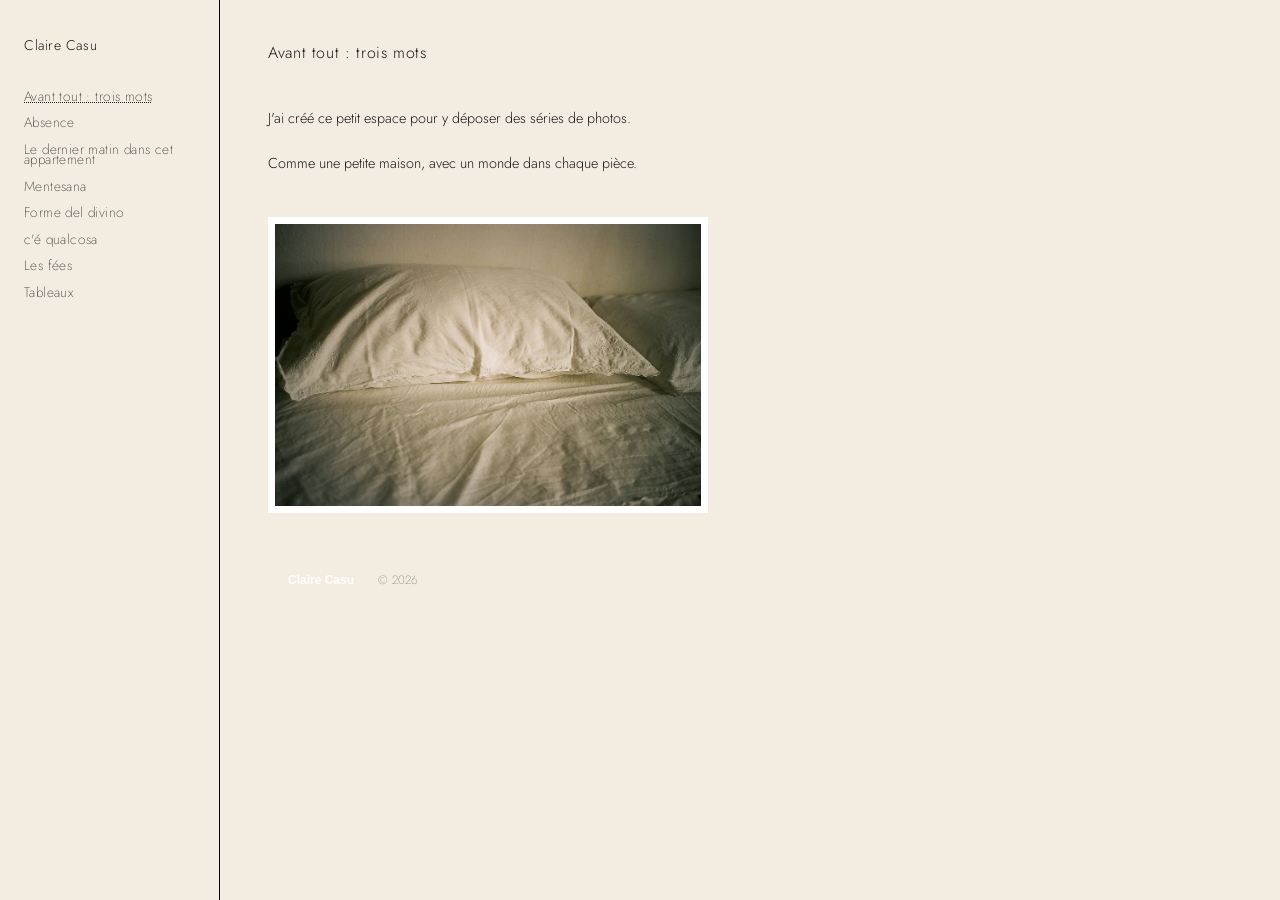
<file: index.html>
<!DOCTYPE html>
<html lang="fr">
<head>
<meta charset="UTF-8">
<meta name="viewport" content="width=device-width, initial-scale=1">
<title>Claire Casu — Avant tout : trois mots</title>
<link rel="preconnect" href="https://fonts.googleapis.com">
<link rel="preconnect" href="https://fonts.gstatic.com" crossorigin>
<link href="https://fonts.googleapis.com/css2?family=Jost:wght@200;300;400&display=swap" rel="stylesheet">
<link rel="stylesheet" href="style.css">
</head>
<body>

<aside class="sidebar">
    <h1 class="site-title">Claire Casu</h1>
    <nav>
        <ul>
            
            <li><a href="index.html" class="active">Avant tout : trois mots</a></li>
            
            <li><a href="page2.html" class="">Absence</a></li>
            
            <li><a href="page3.html" class="">Le dernier matin dans cet appartement</a></li>
            
            <li><a href="page4.html" class="">Mentesana</a></li>
            
            <li><a href="page5.html" class="">Forme del divino</a></li>
            
            <li><a href="page6.html" class="">c'é qualcosa</a></li>
            
            <li><a href="page7.html" class="">Les fées</a></li>
            
            <li><a href="page8.html" class="">Tableaux</a></li>
            
        </ul>
    </nav>
</aside>

<div class="content">
    <h2 class="page-title">Avant tout : trois mots</h2>

    
    <div class="page-text">
        
        <p>J'ai créé ce petit espace pour y déposer des séries de photos.</p>
        
        <p>Comme une petite maison, avec un monde dans chaque pièce.</p>
        
    </div>
    

    <div class="stack grid-2">
        
        <figure class="photo">
            <img src="images/page1_000009030017.jpg" alt="000009030017">
        </figure>
        
    </div>

    <footer><a href="https://instagram.com/clairecasu" target="_blank" rel="noopener noreferrer" class="btn-instagram">
  Claire Casu
</a> &copy; 2026</footer>
</div>

</body>
</html>
</file>
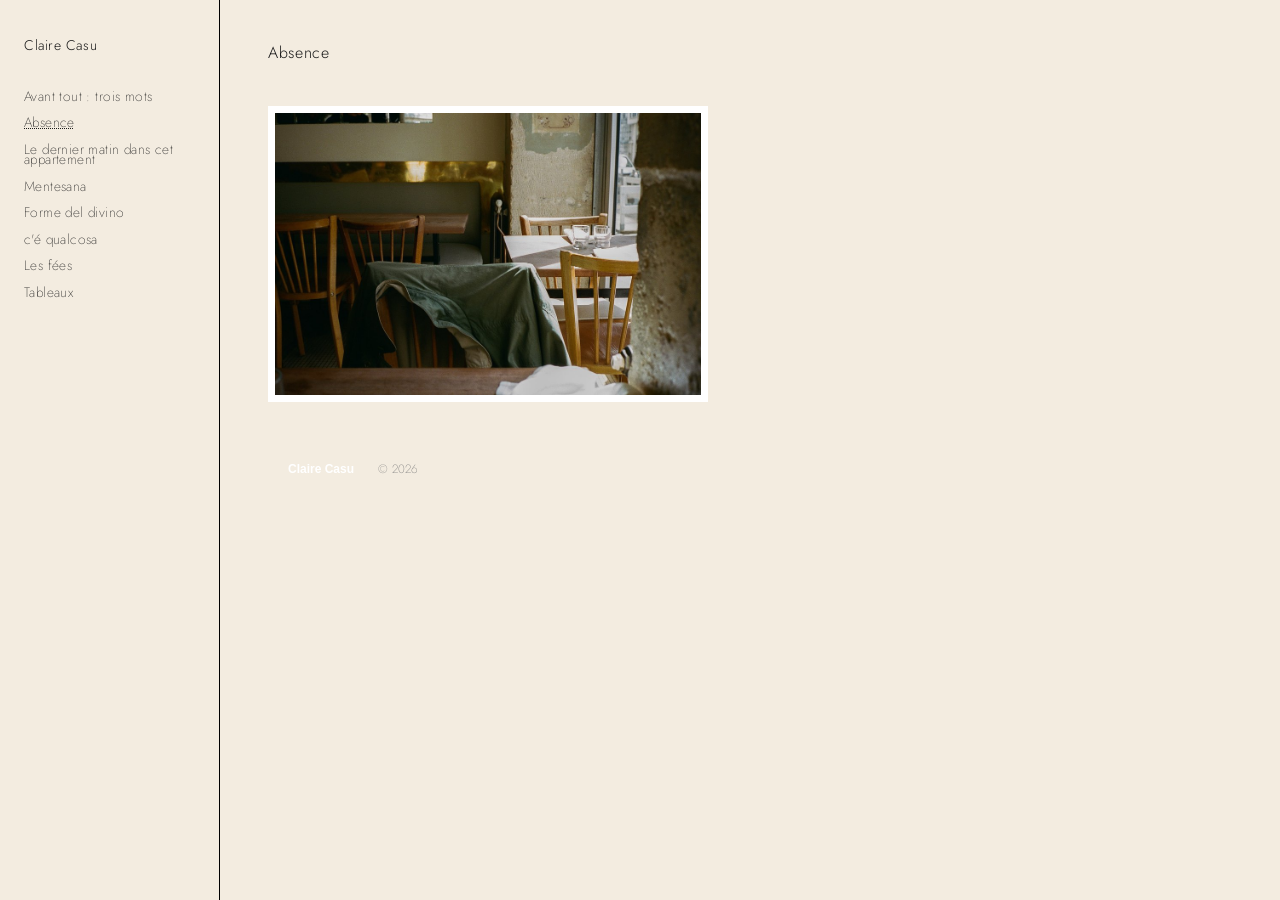
<file: page2.html>
<!DOCTYPE html>
<html lang="fr">
<head>
<meta charset="UTF-8">
<meta name="viewport" content="width=device-width, initial-scale=1">
<title>Claire Casu — Absence</title>
<link rel="preconnect" href="https://fonts.googleapis.com">
<link rel="preconnect" href="https://fonts.gstatic.com" crossorigin>
<link href="https://fonts.googleapis.com/css2?family=Jost:wght@200;300;400&display=swap" rel="stylesheet">
<link rel="stylesheet" href="style.css">
</head>
<body>

<aside class="sidebar">
    <h1 class="site-title">Claire Casu</h1>
    <nav>
        <ul>
            
            <li><a href="index.html" class="">Avant tout : trois mots</a></li>
            
            <li><a href="page2.html" class="active">Absence</a></li>
            
            <li><a href="page3.html" class="">Le dernier matin dans cet appartement</a></li>
            
            <li><a href="page4.html" class="">Mentesana</a></li>
            
            <li><a href="page5.html" class="">Forme del divino</a></li>
            
            <li><a href="page6.html" class="">c'é qualcosa</a></li>
            
            <li><a href="page7.html" class="">Les fées</a></li>
            
            <li><a href="page8.html" class="">Tableaux</a></li>
            
        </ul>
    </nav>
</aside>

<div class="content">
    <h2 class="page-title">Absence</h2>

    

    <div class="stack grid-2">
        
        <figure class="photo">
            <img src="images/page2_000001750012.jpg" alt="000001750012">
        </figure>
        
    </div>

    <footer><a href="https://instagram.com/clairecasu" target="_blank" rel="noopener noreferrer" class="btn-instagram">
  Claire Casu
</a> &copy; 2026</footer>
</div>

</body>
</html>
</file>
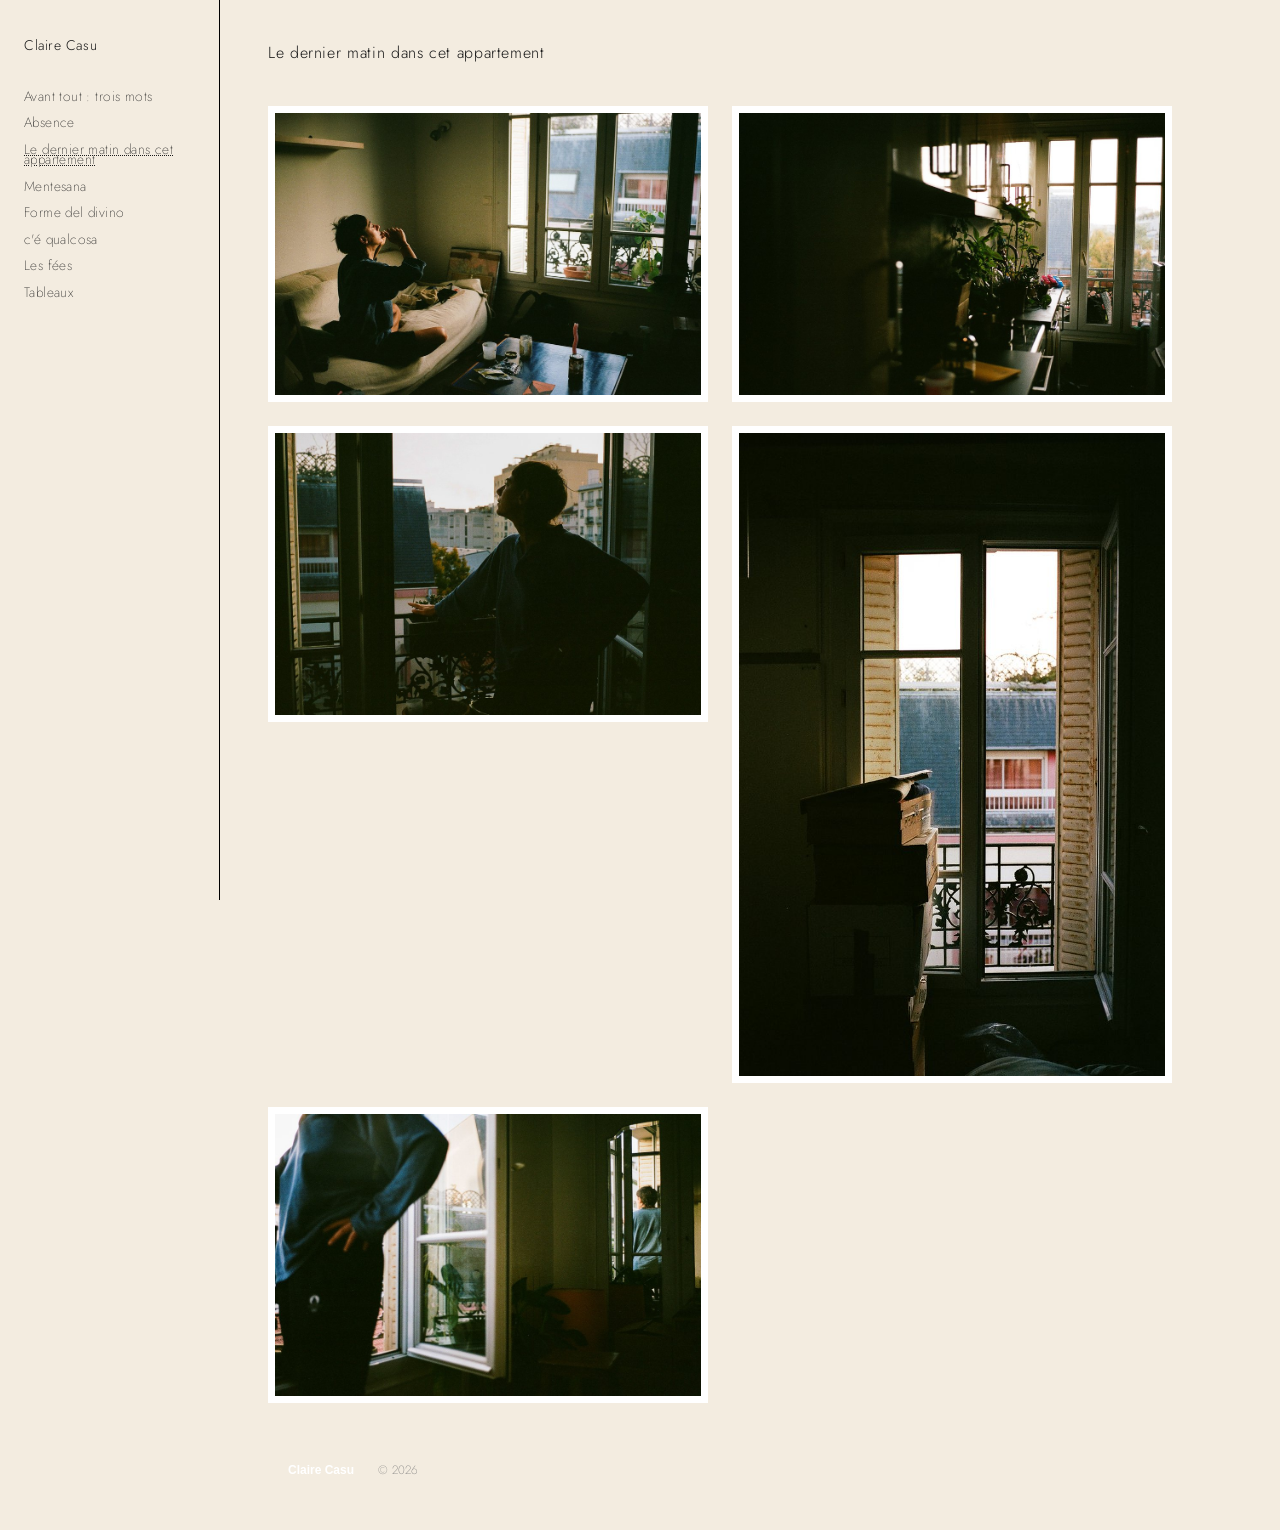
<file: page3.html>
<!DOCTYPE html>
<html lang="fr">
<head>
<meta charset="UTF-8">
<meta name="viewport" content="width=device-width, initial-scale=1">
<title>Claire Casu — Le dernier matin dans cet appartement</title>
<link rel="preconnect" href="https://fonts.googleapis.com">
<link rel="preconnect" href="https://fonts.gstatic.com" crossorigin>
<link href="https://fonts.googleapis.com/css2?family=Jost:wght@200;300;400&display=swap" rel="stylesheet">
<link rel="stylesheet" href="style.css">
</head>
<body>

<aside class="sidebar">
    <h1 class="site-title">Claire Casu</h1>
    <nav>
        <ul>
            
            <li><a href="index.html" class="">Avant tout : trois mots</a></li>
            
            <li><a href="page2.html" class="">Absence</a></li>
            
            <li><a href="page3.html" class="active">Le dernier matin dans cet appartement</a></li>
            
            <li><a href="page4.html" class="">Mentesana</a></li>
            
            <li><a href="page5.html" class="">Forme del divino</a></li>
            
            <li><a href="page6.html" class="">c'é qualcosa</a></li>
            
            <li><a href="page7.html" class="">Les fées</a></li>
            
            <li><a href="page8.html" class="">Tableaux</a></li>
            
        </ul>
    </nav>
</aside>

<div class="content">
    <h2 class="page-title">Le dernier matin dans cet appartement</h2>

    

    <div class="stack grid-2">
        
        <figure class="photo">
            <img src="images/page3_1.jpg" alt="1">
        </figure>
        
        <figure class="photo">
            <img src="images/page3_2.jpg" alt="2">
        </figure>
        
        <figure class="photo">
            <img src="images/page3_3.jpg" alt="3">
        </figure>
        
        <figure class="photo">
            <img src="images/page3_4.jpg" alt="4">
        </figure>
        
        <figure class="photo">
            <img src="images/page3_5.jpg" alt="5">
        </figure>
        
    </div>

    <footer><a href="https://instagram.com/clairecasu" target="_blank" rel="noopener noreferrer" class="btn-instagram">
  Claire Casu
</a> &copy; 2026</footer>
</div>

</body>
</html>
</file>
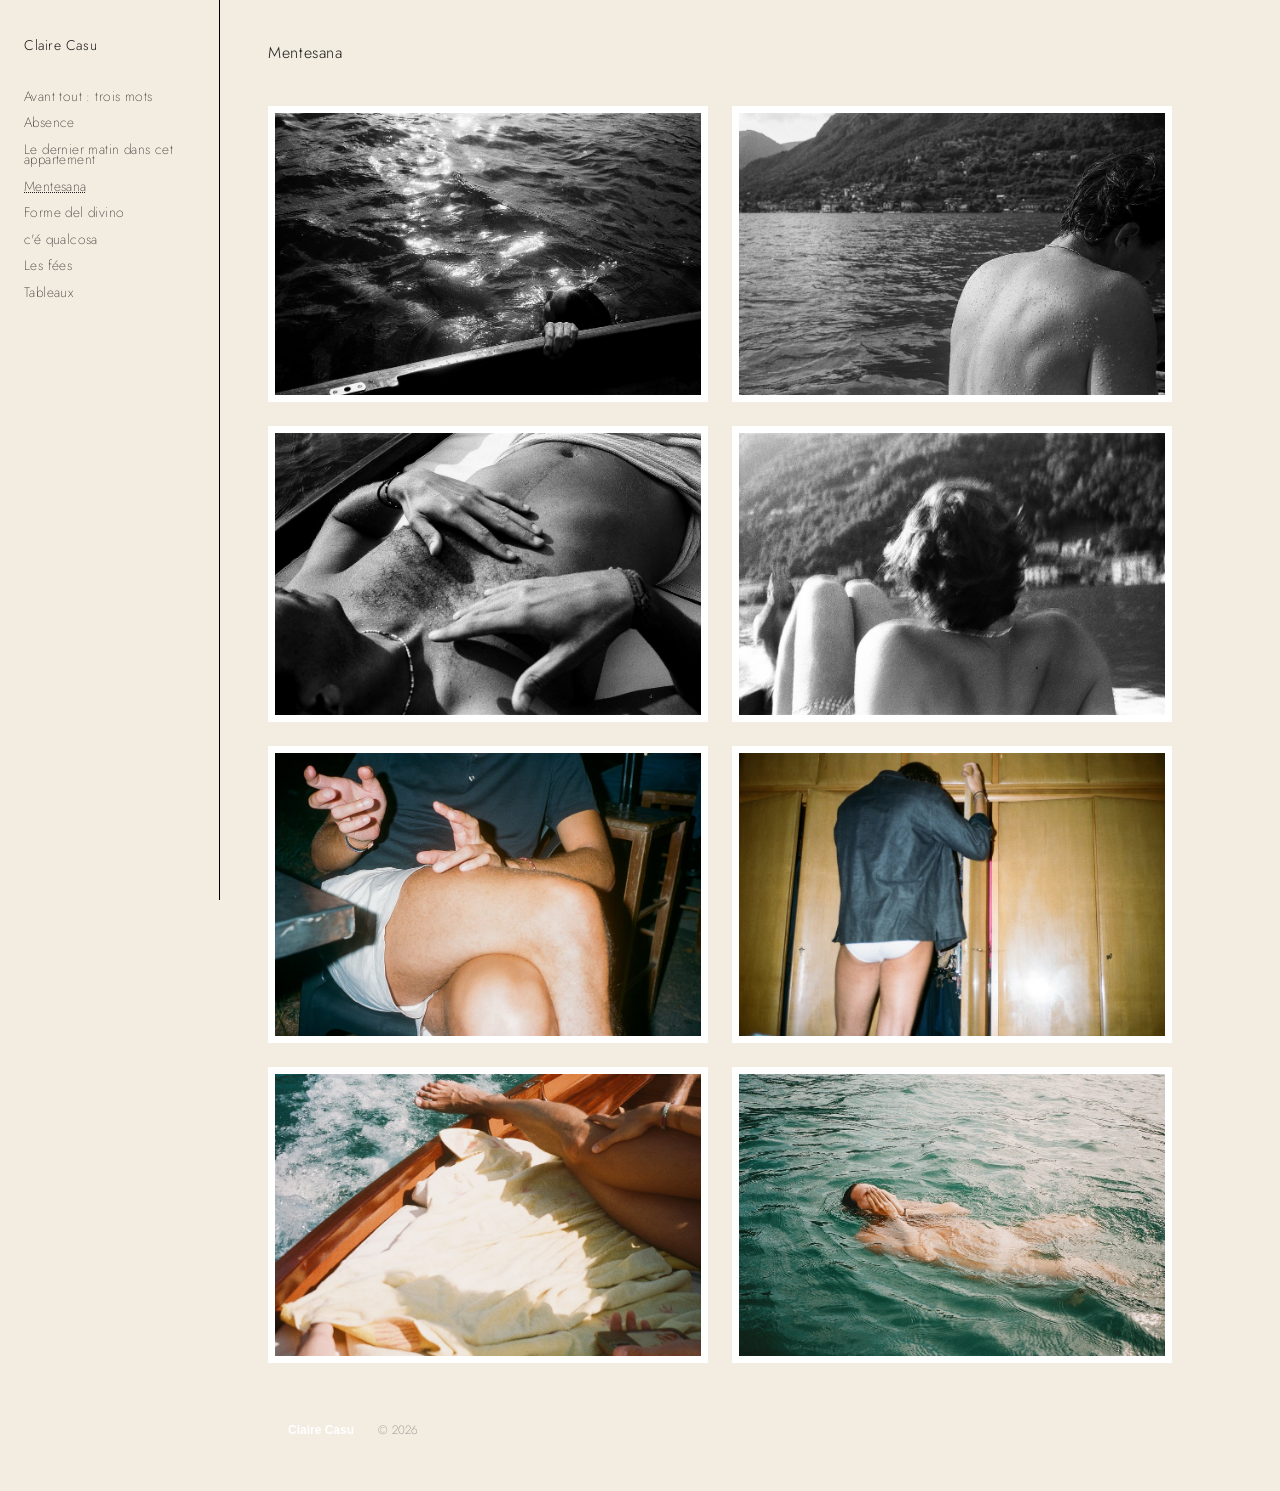
<file: page4.html>
<!DOCTYPE html>
<html lang="fr">
<head>
<meta charset="UTF-8">
<meta name="viewport" content="width=device-width, initial-scale=1">
<title>Claire Casu — Mentesana</title>
<link rel="preconnect" href="https://fonts.googleapis.com">
<link rel="preconnect" href="https://fonts.gstatic.com" crossorigin>
<link href="https://fonts.googleapis.com/css2?family=Jost:wght@200;300;400&display=swap" rel="stylesheet">
<link rel="stylesheet" href="style.css">
</head>
<body>

<aside class="sidebar">
    <h1 class="site-title">Claire Casu</h1>
    <nav>
        <ul>
            
            <li><a href="index.html" class="">Avant tout : trois mots</a></li>
            
            <li><a href="page2.html" class="">Absence</a></li>
            
            <li><a href="page3.html" class="">Le dernier matin dans cet appartement</a></li>
            
            <li><a href="page4.html" class="active">Mentesana</a></li>
            
            <li><a href="page5.html" class="">Forme del divino</a></li>
            
            <li><a href="page6.html" class="">c'é qualcosa</a></li>
            
            <li><a href="page7.html" class="">Les fées</a></li>
            
            <li><a href="page8.html" class="">Tableaux</a></li>
            
        </ul>
    </nav>
</aside>

<div class="content">
    <h2 class="page-title">Mentesana</h2>

    

    <div class="stack grid-2">
        
        <figure class="photo">
            <img src="images/page4_000000010001.jpg" alt="000000010001">
        </figure>
        
        <figure class="photo">
            <img src="images/page4_000000010013.jpg" alt="000000010013">
        </figure>
        
        <figure class="photo">
            <img src="images/page4_000000010014.jpg" alt="000000010014">
        </figure>
        
        <figure class="photo">
            <img src="images/page4_000000010022.jpg" alt="000000010022">
        </figure>
        
        <figure class="photo">
            <img src="images/page4_000000030022.jpg" alt="000000030022">
        </figure>
        
        <figure class="photo">
            <img src="images/page4_000000030029.jpg" alt="000000030029">
        </figure>
        
        <figure class="photo">
            <img src="images/page4_000000060023.jpg" alt="000000060023">
        </figure>
        
        <figure class="photo">
            <img src="images/page4_000000120012.jpg" alt="000000120012">
        </figure>
        
    </div>

    <footer><a href="https://instagram.com/clairecasu" target="_blank" rel="noopener noreferrer" class="btn-instagram">
  Claire Casu
</a> &copy; 2026</footer>
</div>

</body>
</html>
</file>
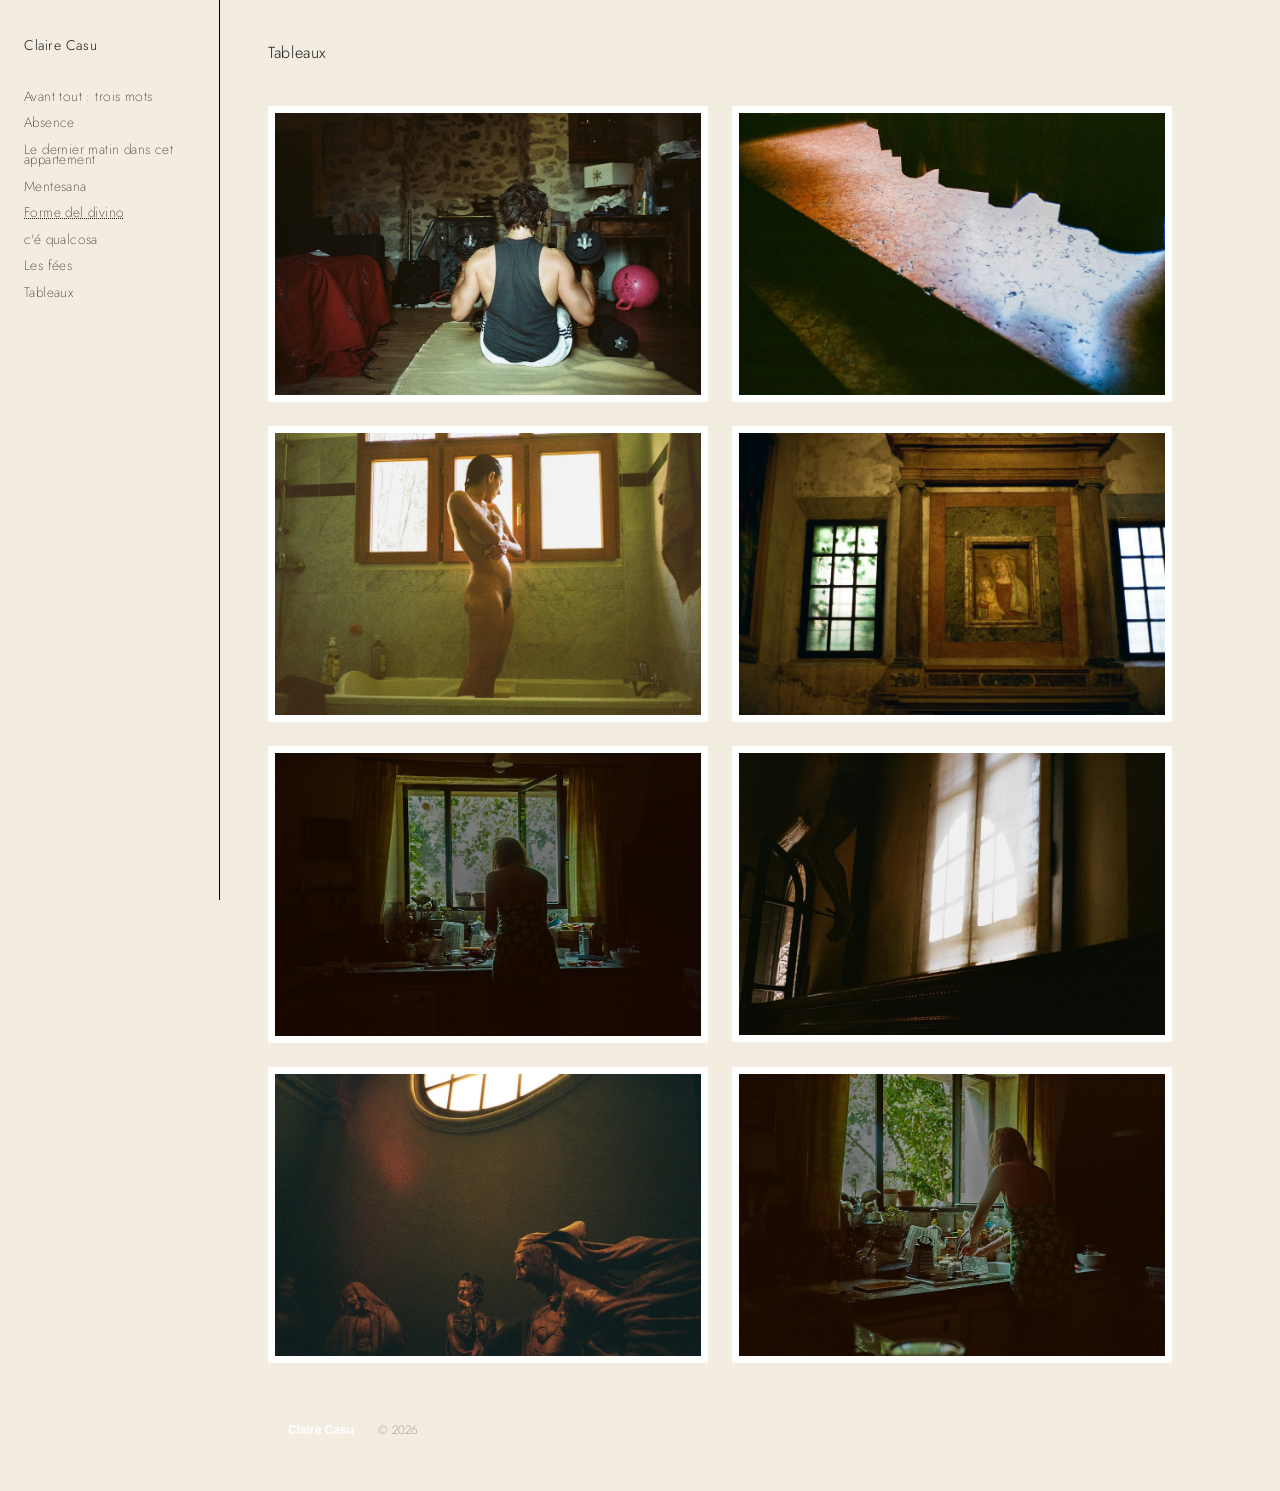
<file: page5.html>
<!DOCTYPE html>
<html lang="fr">
<head>
<meta charset="UTF-8">
<meta name="viewport" content="width=device-width, initial-scale=1">
<title>Claire Casu — Tableaux</title>
<link rel="preconnect" href="https://fonts.googleapis.com">
<link rel="preconnect" href="https://fonts.gstatic.com" crossorigin>
<link href="https://fonts.googleapis.com/css2?family=Jost:wght@200;300;400&display=swap" rel="stylesheet">
<link rel="stylesheet" href="style.css">
</head>
<body>

<aside class="sidebar">
    <h1 class="site-title">Claire Casu</h1>
    <nav>
        <ul>
            
            <li><a href="index.html" class="">Avant tout : trois mots</a></li>
            
            <li><a href="page2.html" class="">Absence</a></li>
            
            <li><a href="page3.html" class="">Le dernier matin dans cet appartement</a></li>
            
            <li><a href="page4.html" class="">Mentesana</a></li>
            
            <li><a href="page5.html" class="active">Forme del divino</a></li>
            
            <li><a href="page6.html" class="">c'é qualcosa</a></li>
            
            <li><a href="page7.html" class="">Les fées</a></li>
            
            <li><a href="page8.html" class="">Tableaux</a></li>
            
        </ul>
    </nav>
</aside>

<div class="content">
    <h2 class="page-title">Tableaux</h2>

    

    <div class="stack grid-2">
        
        <figure class="photo">
            <img src="images/page5_a.jpg" alt="A">
        </figure>
        
        <figure class="photo">
            <img src="images/page5_b.jpg" alt="B">
        </figure>
        
        <figure class="photo">
            <img src="images/page5_c.jpg" alt="C">
        </figure>
        
        <figure class="photo">
            <img src="images/page5_d.jpg" alt="D">
        </figure>
        
        <figure class="photo">
            <img src="images/page5_e.jpg" alt="E">
        </figure>
        
        <figure class="photo">
            <img src="images/page5_f.jpg" alt="F">
        </figure>
        
        <figure class="photo">
            <img src="images/page5_g.jpg" alt="G">
        </figure>
        
        <figure class="photo">
            <img src="images/page5_h.jpg" alt="H">
        </figure>
        
    </div>

    <footer><a href="https://instagram.com/clairecasu" target="_blank" rel="noopener noreferrer" class="btn-instagram">
  Claire Casu
</a> &copy; 2026</footer>
</div>

</body>
</html>
</file>
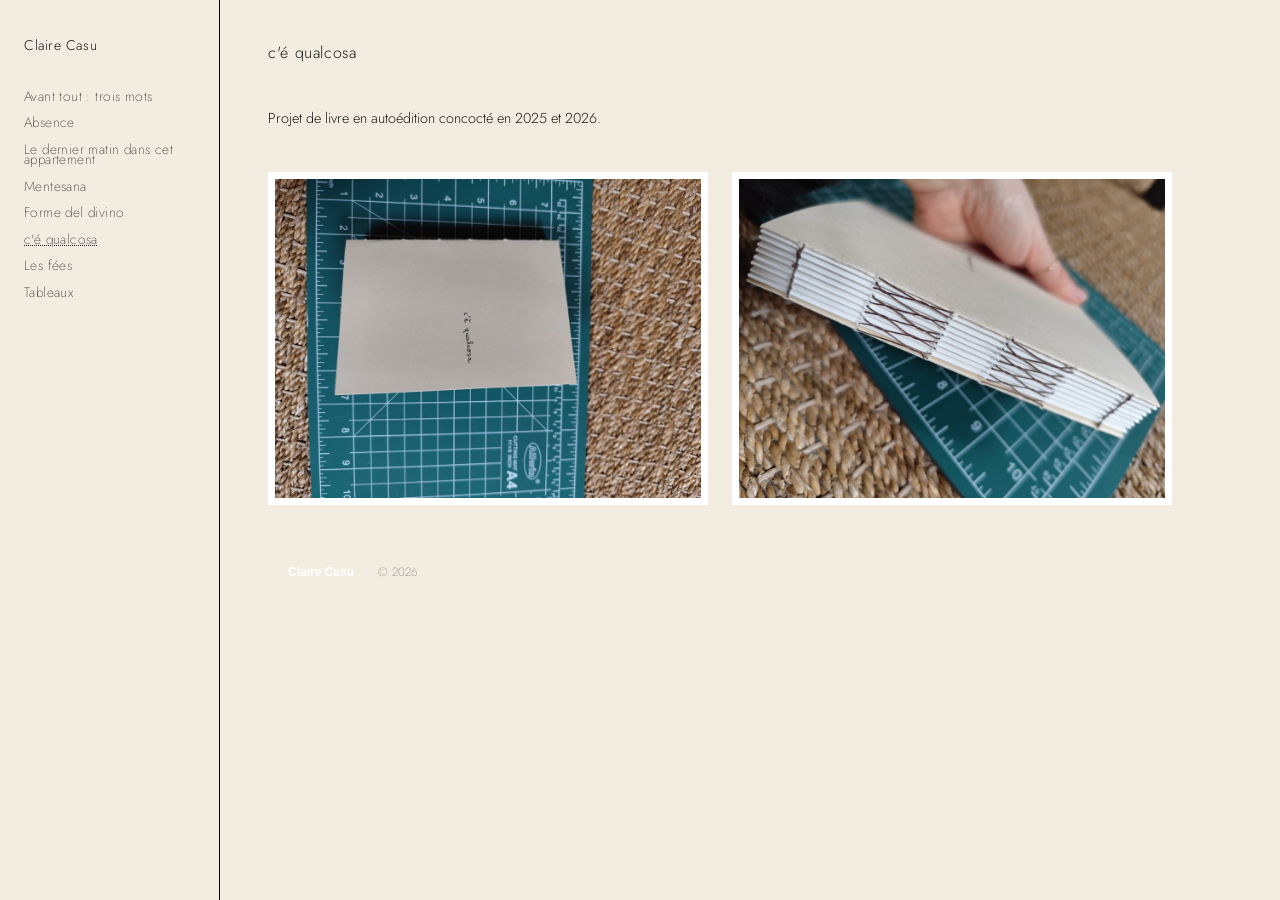
<file: page6.html>
<!DOCTYPE html>
<html lang="fr">
<head>
<meta charset="UTF-8">
<meta name="viewport" content="width=device-width, initial-scale=1">
<title>Claire Casu — c'é qualcosa</title>
<link rel="preconnect" href="https://fonts.googleapis.com">
<link rel="preconnect" href="https://fonts.gstatic.com" crossorigin>
<link href="https://fonts.googleapis.com/css2?family=Jost:wght@200;300;400&display=swap" rel="stylesheet">
<link rel="stylesheet" href="style.css">
</head>
<body>

<aside class="sidebar">
    <h1 class="site-title">Claire Casu</h1>
    <nav>
        <ul>
            
            <li><a href="index.html" class="">Avant tout : trois mots</a></li>
            
            <li><a href="page2.html" class="">Absence</a></li>
            
            <li><a href="page3.html" class="">Le dernier matin dans cet appartement</a></li>
            
            <li><a href="page4.html" class="">Mentesana</a></li>
            
            <li><a href="page5.html" class="">Forme del divino</a></li>
            
            <li><a href="page6.html" class="active">c'é qualcosa</a></li>
            
            <li><a href="page7.html" class="">Les fées</a></li>
            
            <li><a href="page8.html" class="">Tableaux</a></li>
            
        </ul>
    </nav>
</aside>

<div class="content">
    <h2 class="page-title">c'é qualcosa</h2>

    
    <div class="page-text">
        
        <p>Projet de livre en autoédition concocté en 2025 et 2026.</p>
        
    </div>
    

    <div class="stack grid-2">
        
        <figure class="photo">
            <img src="images/page6_1000072298.jpg" alt="1000072298">
        </figure>
        
        <figure class="photo">
            <img src="images/page6_1000072301.jpg" alt="1000072301">
        </figure>
        
    </div>

    <footer><a href="https://instagram.com/clairecasu" target="_blank" rel="noopener noreferrer" class="btn-instagram">
  Claire Casu
</a> &copy; 2026</footer>
</div>

</body>
</html>
</file>
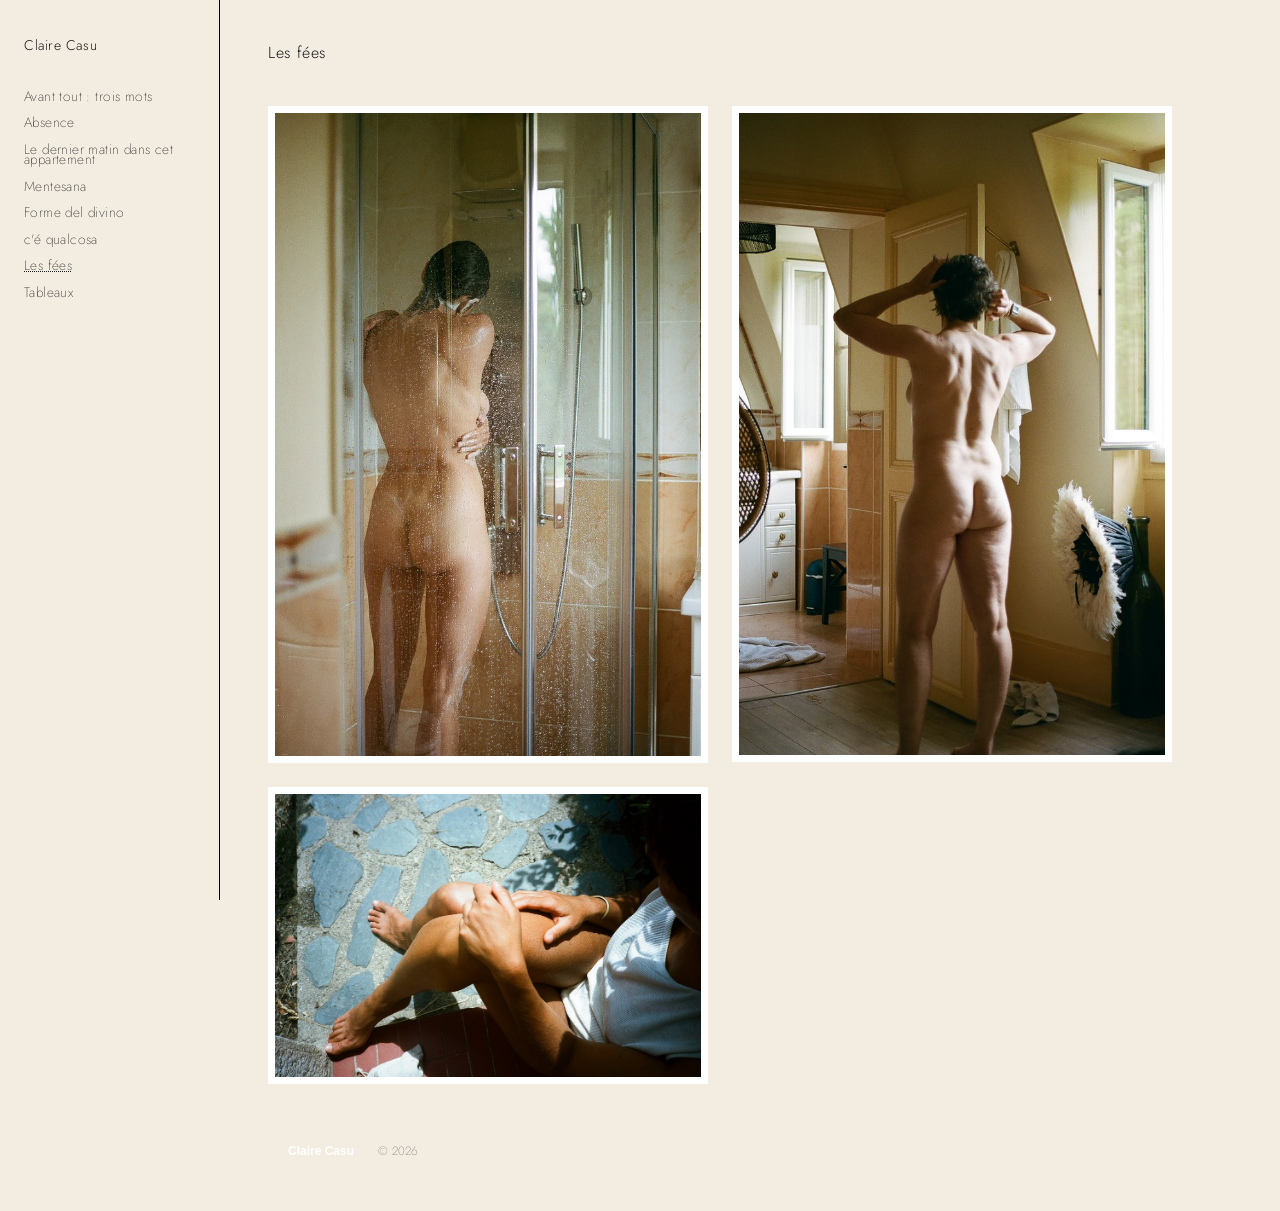
<file: page7.html>
<!DOCTYPE html>
<html lang="fr">
<head>
<meta charset="UTF-8">
<meta name="viewport" content="width=device-width, initial-scale=1">
<title>Claire Casu — Les fées</title>
<link rel="preconnect" href="https://fonts.googleapis.com">
<link rel="preconnect" href="https://fonts.gstatic.com" crossorigin>
<link href="https://fonts.googleapis.com/css2?family=Jost:wght@200;300;400&display=swap" rel="stylesheet">
<link rel="stylesheet" href="style.css">
</head>
<body>

<aside class="sidebar">
    <h1 class="site-title">Claire Casu</h1>
    <nav>
        <ul>
            
            <li><a href="index.html" class="">Avant tout : trois mots</a></li>
            
            <li><a href="page2.html" class="">Absence</a></li>
            
            <li><a href="page3.html" class="">Le dernier matin dans cet appartement</a></li>
            
            <li><a href="page4.html" class="">Mentesana</a></li>
            
            <li><a href="page5.html" class="">Forme del divino</a></li>
            
            <li><a href="page6.html" class="">c'é qualcosa</a></li>
            
            <li><a href="page7.html" class="active">Les fées</a></li>
            
            <li><a href="page8.html" class="">Tableaux</a></li>
            
        </ul>
    </nav>
</aside>

<div class="content">
    <h2 class="page-title">Les fées</h2>

    

    <div class="stack grid-2">
        
        <figure class="photo">
            <img src="images/page7_000002510023.jpg" alt="000002510023">
        </figure>
        
        <figure class="photo">
            <img src="images/page7_000002510029.jpg" alt="000002510029">
        </figure>
        
        <figure class="photo">
            <img src="images/page7_000006220037.jpg" alt="000006220037">
        </figure>
        
    </div>

    <footer><a href="https://instagram.com/clairecasu" target="_blank" rel="noopener noreferrer" class="btn-instagram">
  Claire Casu
</a> &copy; 2026</footer>
</div>

</body>
</html>
</file>
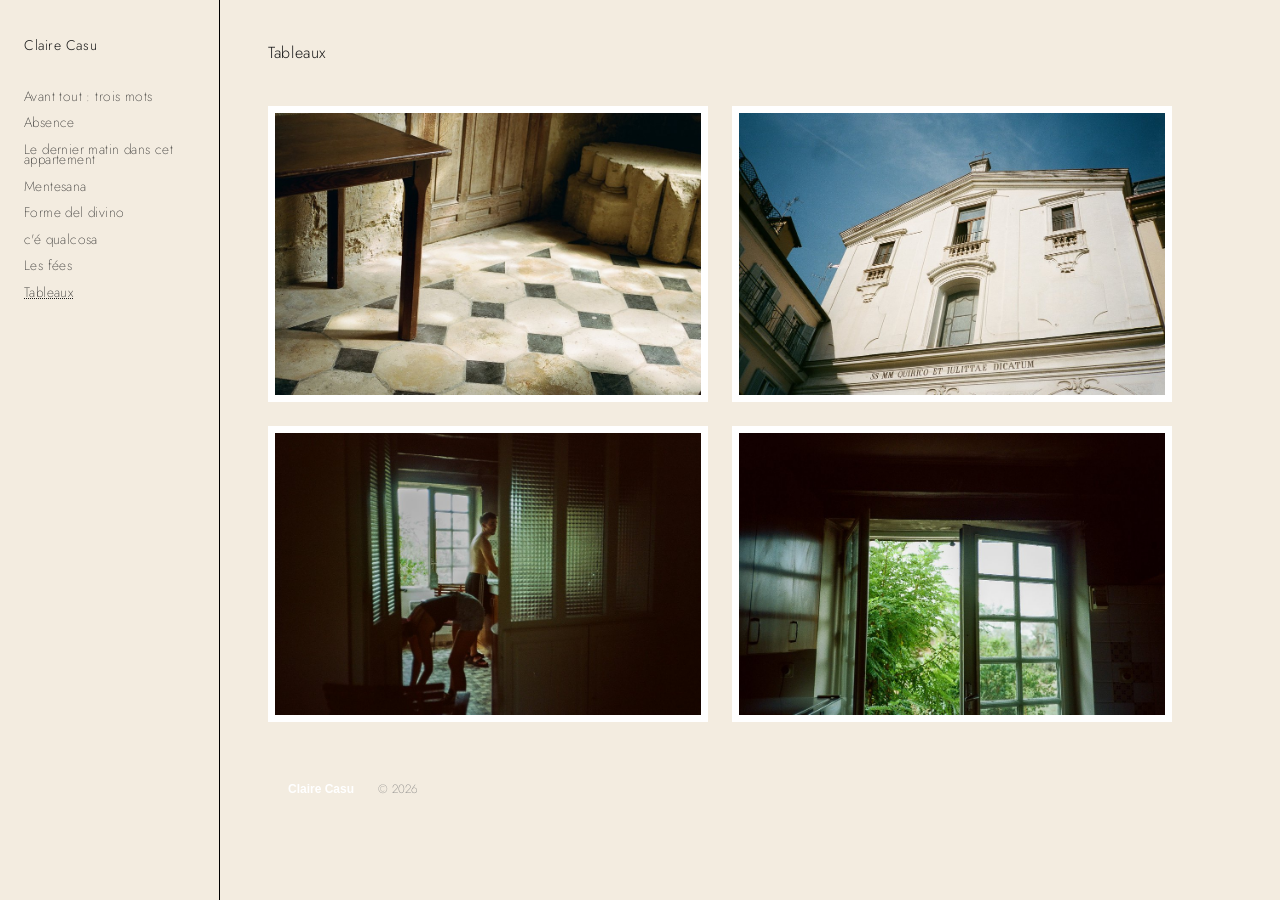
<file: page8.html>
<!DOCTYPE html>
<html lang="fr">
<head>
<meta charset="UTF-8">
<meta name="viewport" content="width=device-width, initial-scale=1">
<title>Claire Casu — Tableaux</title>
<link rel="preconnect" href="https://fonts.googleapis.com">
<link rel="preconnect" href="https://fonts.gstatic.com" crossorigin>
<link href="https://fonts.googleapis.com/css2?family=Jost:wght@200;300;400&display=swap" rel="stylesheet">
<link rel="stylesheet" href="style.css">
</head>
<body>

<aside class="sidebar">
    <h1 class="site-title">Claire Casu</h1>
    <nav>
        <ul>
            
            <li><a href="index.html" class="">Avant tout : trois mots</a></li>
            
            <li><a href="page2.html" class="">Absence</a></li>
            
            <li><a href="page3.html" class="">Le dernier matin dans cet appartement</a></li>
            
            <li><a href="page4.html" class="">Mentesana</a></li>
            
            <li><a href="page5.html" class="">Forme del divino</a></li>
            
            <li><a href="page6.html" class="">c'é qualcosa</a></li>
            
            <li><a href="page7.html" class="">Les fées</a></li>
            
            <li><a href="page8.html" class="active">Tableaux</a></li>
            
        </ul>
    </nav>
</aside>

<div class="content">
    <h2 class="page-title">Tableaux</h2>

    

    <div class="stack grid-2">
        
        <figure class="photo">
            <img src="images/page8_000002510031.jpg" alt="000002510031">
        </figure>
        
        <figure class="photo">
            <img src="images/page8_000004600024.jpg" alt="000004600024">
        </figure>
        
        <figure class="photo">
            <img src="images/page8_000006200036.jpg" alt="000006200036">
        </figure>
        
        <figure class="photo">
            <img src="images/page8_000006200037.jpg" alt="000006200037">
        </figure>
        
    </div>

    <footer><a href="https://instagram.com/clairecasu" target="_blank" rel="noopener noreferrer" class="btn-instagram">
  Claire Casu
</a> &copy; 2026</footer>
</div>

</body>
</html>
</file>
<file: style.css>
/* ===== Base ===== */

:root {
    --beige: #f3ece0;     /* fond beige doux, partagé par la page et le menu */
    --text: #1a1a1a;
    --line: #000;
}

* {
    box-sizing: border-box;
}

body {
    margin: 0;
    background-color: var(--beige);
    color: var(--text);
    font-family: 'Jost', sans-serif;
    font-weight: 200;       /* police fine */
    font-size: 14px;        /* police petite */
    line-height: 1.6;
    -webkit-font-smoothing: antialiased;
}

/* ===== Menu fixe à gauche ===== */

.sidebar {
    position: fixed;
    top: 0;
    left: 0;
    width: 220px;
    height: 100vh;
    background-color: var(--beige);
    border-right: 0.5px solid var(--line);
    padding: 2.5rem 1.5rem;
    line-height: 75%;
}

.site-title {
    font-family: 'Jost', sans-serif;
    font-weight: 300;
    font-size: 14px;
    letter-spacing: 0.04em;
    text-align: left;
    margin: 0 0 2.5rem 0;
}

.sidebar nav ul {
    list-style: none;
    padding: 0;
    margin: 0;
    text-align: left;
}

.sidebar nav li {
    margin-bottom: 1rem;
}

.sidebar nav a {
    text-decoration: none;
    color: var(--text);
    font-size: 0.85rem;
    letter-spacing: 0.03em;
}

.sidebar nav a:hover,
.sidebar nav a.active {
    text-decoration: underline;
    text-decoration-style: dotted;
    text-decoration-thickness: 1px;
}

/* ===== Contenu ===== */

.content {
    margin-left: 220px;
    padding: 2.5rem 3rem;
    max-width: 1000px;
}

.page-title {
    font-weight: 300;
    font-size: 1rem;
    letter-spacing: 0.04em;
    text-align: left;       /* aligné à gauche, comme le menu */
    margin: 0 0 2.5rem 0;
}

/* Taille des images : ajuste cette valeur pour les agrandir/réduire */
:root {
    --photo-max-width: 380px;
}


/* Texte libre affiché en haut de page, sous le titre */
.page-text {
    margin: 0 0 2.5rem 0;
    max-width: 560px;
}

.page-text p {
    margin: 0 0 1.2rem 0;
    font-weight: 300;
    font-size: 0.9rem;
    line-height: 1.8;
}

.page-text p:last-child {
    margin-bottom: 0;
}

/* ----- Mise en page "pile" (par défaut) : une colonne ----- */
.stack {
    display: flex;
    flex-direction: column;
    gap: 2rem;
}

/* ----- Mise en page "grille" : 2 colonnes -----
   Activée en mettant LAYOUT = "grid" dans generate_site.py. */
.stack.grid-2 {
    display: grid;
    grid-template-columns: repeat(2, 1fr);
    gap: 1.5rem;
    align-items: start;
}

.photo {
    margin: 0;
    max-width: var(--photo-max-width);
    background-color: #fff;     /* marge blanche autour de l'image */
    padding: 7px;
    /* border: 1px solid #e5ddcd; */
}

.photo img {
    width: 100%;
    height: auto;
    display: block;
}

.stack.grid-2 .photo {
    max-width: 100%;            /* en grille, l'image occupe sa colonne */
}

.empty {
    color: #777;
    font-style: italic;
}

footer {
    margin-top: 3rem;
    font-size: 0.75rem;
    color: #777;
    text-align: left;
}

/* Bouton Instagram */
.btn-instagram {
  display: inline-block;
  padding: 10px 20px;
  background-color: #E1306C 40%; /* Couleur caractéristique d'Instagram */
  color: #FFFFFF;
  text-decoration: none;
  font-family: Arial, sans-serif;
  font-weight: bold;
  border-radius: 5px;
  transition: background-color 0.3s ease;
}

.btn-instagram:hover {
  background-color: #C13584; /* Couleur plus sombre au survol */
}
</file>
